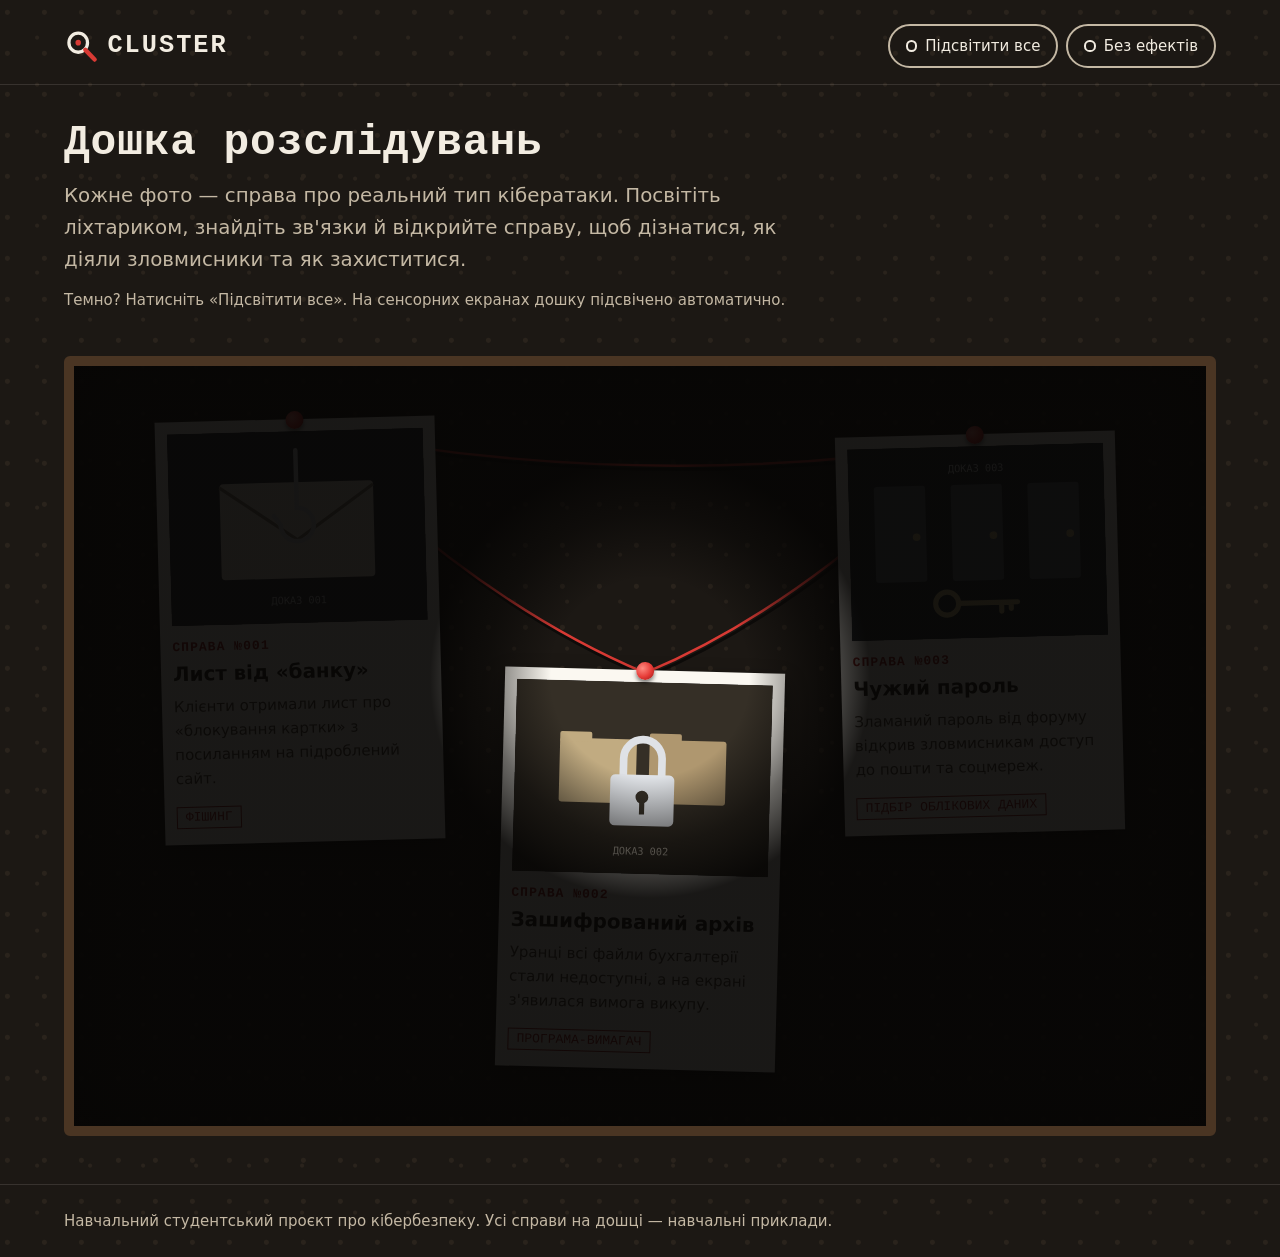
<file: index.html>
<!doctype html>
<html lang="uk">
  <head>
    <meta charset="utf-8" />
    <meta name="viewport" content="width=device-width, initial-scale=1" />
    <title>Cluster — Дошка розслідувань</title>
    <meta
      name="description"
      content="Cluster — інтерактивна дошка розслідувань реальних типів кібератак: як вони працюють і як від них захиститися."
    />
    <meta name="theme-color" content="#1c1814" />
    <link rel="icon" href="assets/icons/favicon.svg" type="image/svg+xml" />
    <link rel="preload" href="data/cases.json" as="fetch" crossorigin="anonymous" />

    <link rel="stylesheet" href="css/tokens.css" />
    <link rel="stylesheet" href="css/base.css" />
    <link rel="stylesheet" href="css/board.css" />
    <script type="module" src="js/board.js"></script>
  </head>
  <body>
    <a class="skip-link" href="#board">Перейти до дошки</a>

    <header class="site-header">
      <div class="container site-header__inner">
        <a class="logo" href="./" aria-label="Cluster — на головну">
          <img class="logo__mark" src="assets/icons/favicon.svg" alt="" width="28" height="28" />
          Cluster
        </a>

        <div class="controls" role="group" aria-label="Налаштування відображення">
          <button class="toggle" type="button" data-setting="illuminateAll" aria-pressed="false">
            Підсвітити все
          </button>
          <button class="toggle" type="button" data-setting="noEffects" aria-pressed="false">
            Без ефектів
          </button>
        </div>
      </div>
    </header>

    <main id="main">
      <section class="container board-intro" aria-labelledby="page-title">
        <h1 id="page-title">Дошка розслідувань</h1>
        <p class="lead">
          Кожне фото — справа про реальний тип кібератаки. Посвітіть ліхтариком, знайдіть зв'язки
          й відкрийте справу, щоб дізнатися, як діяли зловмисники та як захиститися.
        </p>
        <p class="hint">
          Темно? Натисніть «Підсвітити все». На сенсорних екранах дошку підсвічено автоматично.
        </p>
      </section>

      <div class="container">
        <section id="board" class="board" data-board aria-label="Справи на дошці" tabindex="-1">
          <ol class="board__cards" data-board-cards>
            <!-- Картки створює js/board.js з data/cases.json -->
          </ol>
          <noscript>
            <p class="status-message">
              Для роботи дошки потрібен JavaScript. Увімкніть його в налаштуваннях браузера.
            </p>
          </noscript>
        </section>
      </div>
    </main>

    <footer class="site-footer">
      <div class="container">
        Навчальний студентський проєкт про кібербезпеку. Усі справи на дошці — навчальні приклади.
      </div>
    </footer>

    <!-- Шаблон картки справи. Дизайнер може змінювати розмітку,
         але класи card__* використовує js/board.js — не перейменовуйте їх. -->
    <template id="card-template">
      <li class="card">
        <span class="pin" aria-hidden="true"></span>
        <img class="card__photo" src="" alt="" width="400" height="300" loading="lazy" decoding="async" />
        <span class="card__number"></span>
        <h2 class="card__title"><a class="card__link" href="#"></a></h2>
        <p class="card__summary"></p>
        <span class="card__tag"></span>
      </li>
    </template>
  </body>
</html>
</file>
<file: css/tokens.css>
/* =========================================================================
   Cluster — дизайн-система (токени)
   -------------------------------------------------------------------------
   Єдине джерело кольорів, шрифтів, відступів, тіней і тривалостей анімацій.
   Інші CSS-файли використовують ЛИШЕ ці змінні — не прописуйте кольори
   напряму в компонентах. Власник файлу: дизайнер команди.

   Контраст (WCAG AA ≥ 4.5:1) перевірено для пар:
   --color-ink           на --color-paper     ≈ 14.7:1
   --color-ink-muted     на --color-paper     ≈ 8.6:1
   --color-accent        на --color-paper     ≈ 6.8:1
   --color-accent        на --color-photo-frame ≈ 7.5:1
   --color-text-on-board на --color-board     ≈ 15.0:1
   --color-text-muted    на --color-board     ≈ 9.0:1
   ========================================================================= */

:root {
  /* ---- Кольори: поверхні ---- */
  --color-board: #1c1814;            /* темна коркова дошка */
  --color-board-texture: #2a231c;    /* плями/текстура дошки */
  --color-paper: #f4ecdc;            /* папір карток і нотаток */
  --color-paper-shade: #e4d6bd;      /* затінений край паперу */
  --color-photo-frame: #fbf8f1;      /* рамка «полароїда» */

  /* ---- Кольори: текст ---- */
  --color-ink: #1f1a14;              /* основний текст на папері */
  --color-ink-muted: #4a4034;        /* другорядний текст на папері */
  --color-text-on-board: #f2ece1;    /* текст на темній дошці */
  --color-text-muted: #c4b8a4;       /* другорядний текст на дошці */

  /* ---- Кольори: акценти ---- */
  --color-accent: #9e1b1b;           /* червоний «штамп» на папері */
  --color-string: #d83a34;           /* червона нитка */
  --color-string-shadow: rgba(0, 0, 0, 0.55);
  --color-pin: #e53935;              /* шпилька */
  --color-pin-highlight: #ff8a80;
  --color-tape: rgba(255, 236, 170, 0.6); /* скотч */
  --color-focus: #ffd54f;            /* кільце фокусу (видно і на дошці, і на папері) */
  --color-focus-inner: #1f1a14;

  /* ---- Ліхтарик ---- */
  --color-darkness: rgba(6, 5, 4, 0.92);
  --torch-radius: 220px;

  /* ---- Типографіка ----
     Системні шрифти: нуль мережевих запитів = краща швидкодія. */
  --font-sans: system-ui, -apple-system, "Segoe UI", Roboto, "Noto Sans",
    "Helvetica Neue", Arial, sans-serif;
  --font-mono: ui-monospace, "Cascadia Mono", "SF Mono", Menlo, Consolas,
    "Courier New", monospace;

  --fs-xs: 0.8125rem;                              /* 13px */
  --fs-sm: 0.9375rem;                              /* 15px */
  --fs-base: 1rem;                                 /* 16px */
  --fs-md: clamp(1.0625rem, 1rem + 0.3vw, 1.25rem);
  --fs-lg: clamp(1.25rem, 1.1rem + 0.6vw, 1.625rem);
  --fs-xl: clamp(1.75rem, 1.4rem + 1.6vw, 2.75rem);

  --lh-tight: 1.2;
  --lh-base: 1.6;
  --fw-regular: 400;
  --fw-bold: 700;
  --tracking-stamp: 0.08em;

  /* ---- Відступи (шкала 4px) ---- */
  --space-1: 0.25rem;
  --space-2: 0.5rem;
  --space-3: 0.75rem;
  --space-4: 1rem;
  --space-5: 1.5rem;
  --space-6: 2rem;
  --space-7: 3rem;
  --space-8: 4rem;

  /* ---- Форма, тіні, шари ---- */
  --radius-sm: 2px;
  --radius-md: 6px;
  --radius-pill: 999px;
  --shadow-card: 0 2px 2px rgba(0, 0, 0, 0.25), 0 10px 22px rgba(0, 0, 0, 0.45);
  --shadow-card-hover: 0 4px 4px rgba(0, 0, 0, 0.25), 0 18px 34px rgba(0, 0, 0, 0.55);

  --z-strings: 1;
  --z-cards: 2;
  --z-flashlight: 3;
  --z-header: 10;

  /* ---- Розміри ---- */
  --container: 72rem;
  --card-width: clamp(220px, 22vw, 280px);
  --board-min-height: 780px;
  --bp-desktop: 900px; /* довідково: у media-запитах значення пишемо числом */

  /* ---- Рух ---- */
  --dur-fast: 150ms;
  --dur-med: 300ms;
  --dur-slow: 1200ms;
  --ease-out: cubic-bezier(0.2, 0.7, 0.2, 1);
}

/* Повага до системного налаштування «зменшити рух»
   та до перемикача «Без ефектів» на сайті. */
@media (prefers-reduced-motion: reduce) {
  :root {
    --dur-fast: 0ms;
    --dur-med: 0ms;
    --dur-slow: 0ms;
  }
}

:root[data-motion="off"] {
  --dur-fast: 0ms;
  --dur-med: 0ms;
  --dur-slow: 0ms;
}
</file>
<file: css/base.css>
/* =========================================================================
   Cluster — базові стилі
   Скидання, типографіка, доступність (фокус, прихований текст),
   спільні компоненти: шапка, кнопки-перемикачі, підвал.
   ========================================================================= */

*,
*::before,
*::after {
  box-sizing: border-box;
}

html {
  -webkit-text-size-adjust: 100%;
  text-size-adjust: 100%;
}

body {
  margin: 0;
  min-height: 100vh;
  display: flex;
  flex-direction: column;
  font-family: var(--font-sans);
  font-size: var(--fs-base);
  line-height: var(--lh-base);
  color: var(--color-text-on-board);
  background-color: var(--color-board);
  /* Легка «коркова» текстура тільки градієнтами — без зображень */
  background-image:
    radial-gradient(circle at 20% 30%, var(--color-board-texture) 0 2px, transparent 3px),
    radial-gradient(circle at 70% 80%, var(--color-board-texture) 0 1.5px, transparent 2.5px);
  background-size: 37px 41px, 53px 47px;
}

img,
svg {
  display: block;
  max-width: 100%;
}

img {
  height: auto;
}

h1,
h2,
h3 {
  line-height: var(--lh-tight);
  margin: 0 0 var(--space-3);
}

p {
  margin: 0 0 var(--space-3);
}

a {
  color: inherit;
}

button {
  font: inherit;
}

/* ---- Доступність ---- */

/* Атрибут hidden завжди сильніший за display у компонентах */
[hidden] {
  display: none !important;
}

/* Видимий фокус для клавіатури: подвійне кільце читається на будь-якому фоні */
:focus-visible {
  outline: 3px solid var(--color-focus);
  outline-offset: 3px;
  box-shadow: 0 0 0 6px var(--color-focus-inner);
  border-radius: var(--radius-sm);
}

:focus:not(:focus-visible) {
  outline: none;
}

.visually-hidden {
  position: absolute !important;
  width: 1px;
  height: 1px;
  padding: 0;
  margin: -1px;
  overflow: hidden;
  clip: rect(0, 0, 0, 0);
  white-space: nowrap;
  border: 0;
}

.skip-link {
  position: absolute;
  left: var(--space-4);
  top: -100px;
  z-index: 100;
  padding: var(--space-2) var(--space-4);
  background: var(--color-focus);
  color: var(--color-ink);
  font-weight: var(--fw-bold);
  text-decoration: none;
}

.skip-link:focus {
  top: var(--space-4);
}

/* ---- Макет ---- */

.container {
  width: min(100% - 2 * var(--space-4), var(--container));
  margin-inline: auto;
}

main {
  flex: 1;
}

/* ---- Шапка ---- */

.site-header {
  position: relative;
  z-index: var(--z-header);
  padding-block: var(--space-5) var(--space-4);
  border-bottom: 1px solid rgba(242, 236, 225, 0.12);
}

.site-header__inner {
  display: flex;
  flex-wrap: wrap;
  align-items: center;
  justify-content: space-between;
  gap: var(--space-4);
}

.logo {
  display: inline-flex;
  align-items: center;
  gap: var(--space-2);
  font-family: var(--font-mono);
  font-size: var(--fs-lg);
  font-weight: var(--fw-bold);
  letter-spacing: var(--tracking-stamp);
  text-transform: uppercase;
  text-decoration: none;
}

.logo__mark {
  width: 1.4em;
  height: 1.4em;
}

/* ---- Перемикачі (кнопки з aria-pressed) ---- */

.controls {
  display: flex;
  flex-wrap: wrap;
  gap: var(--space-2);
  margin: 0;
  padding: 0;
  border: 0;
}

.toggle {
  display: inline-flex;
  align-items: center;
  gap: var(--space-2);
  min-height: 44px; /* мінімальна зона дотику */
  padding: var(--space-2) var(--space-4);
  border: 2px solid var(--color-text-muted);
  border-radius: var(--radius-pill);
  background: transparent;
  color: var(--color-text-on-board);
  font-size: var(--fs-sm);
  cursor: pointer;
  transition: background-color var(--dur-fast), color var(--dur-fast),
    border-color var(--dur-fast);
}

.toggle::before {
  content: "";
  width: 0.75em;
  height: 0.75em;
  border-radius: 50%;
  border: 2px solid currentColor;
}

.toggle:hover {
  border-color: var(--color-text-on-board);
}

.toggle[aria-pressed="true"] {
  background: var(--color-text-on-board);
  border-color: var(--color-text-on-board);
  color: var(--color-ink);
}

.toggle[aria-pressed="true"]::before {
  background: currentColor;
}

/* ---- Вступ і підказки ---- */

.lead {
  max-width: 60ch;
  color: var(--color-text-muted);
  font-size: var(--fs-md);
}

.hint {
  font-size: var(--fs-sm);
  color: var(--color-text-muted);
}

.status-message {
  max-width: 60ch;
  margin: var(--space-7) auto;
  padding: var(--space-5);
  background: var(--color-paper);
  color: var(--color-ink);
  box-shadow: var(--shadow-card);
}

/* ---- Підвал ---- */

.site-footer {
  padding-block: var(--space-5);
  border-top: 1px solid rgba(242, 236, 225, 0.12);
  color: var(--color-text-muted);
  font-size: var(--fs-sm);
}
</file>
<file: css/board.css>
/* =========================================================================
   Cluster — дошка розслідувань (головна сторінка)
   Картки-«фото», шпильки, червоні нитки (SVG) та ефект ліхтарика.
   ========================================================================= */

.board-intro {
  padding-block: var(--space-6) var(--space-4);
}

.board-intro h1 {
  font-family: var(--font-mono);
  font-size: var(--fs-xl);
  letter-spacing: 0.02em;
}

/* ---- Поверхня дошки ---- */

.board {
  position: relative;
  margin-block: var(--space-4) var(--space-7);
  padding: var(--space-6) var(--space-4);
  border: 10px solid #4a3523;            /* дерев'яна рамка */
  border-radius: var(--radius-md);
  box-shadow: inset 0 0 60px rgba(0, 0, 0, 0.6);
  overflow: hidden;                       /* ліхтарик не виходить за межі */
}

.board__cards {
  position: relative;
  z-index: var(--z-cards);
  list-style: none;
  margin: 0 auto;
  padding: 0;
  display: grid;
  gap: var(--space-8);                    /* на мобільних нитки видно між картками */
  max-width: 340px;
}

/* ---- Нитки ---- */

.strings {
  position: absolute;
  inset: 0;
  z-index: var(--z-strings);
  width: 100%;
  height: 100%;
  pointer-events: none;
  overflow: visible;
}

.strings__line {
  fill: none;
  stroke: var(--color-string);
  stroke-width: 2.5;
  stroke-linecap: round;
}

.strings__shadow {
  fill: none;
  stroke: var(--color-string-shadow);
  stroke-width: 3;
  transform: translate(2px, 4px);
}

/* Анімація «натягування» ниток при першому показі */
.strings.is-animating .strings__line,
.strings.is-animating .strings__shadow {
  stroke-dasharray: 1;
  stroke-dashoffset: 1;
  animation: draw-string var(--dur-slow) var(--ease-out) forwards;
}

@keyframes draw-string {
  to {
    stroke-dashoffset: 0;
  }
}

/* ---- Картка справи ---- */

.card {
  --rot: 0deg;
  position: relative;
  padding: var(--space-3) var(--space-3) var(--space-4);
  background: var(--color-photo-frame);
  color: var(--color-ink);
  box-shadow: var(--shadow-card);
  transform: rotate(var(--rot));
  transition: transform var(--dur-med) var(--ease-out),
    box-shadow var(--dur-med) var(--ease-out);
}

.card:nth-child(even) {
  --rot: 1.5deg;
}

.card:nth-child(odd) {
  --rot: -1.5deg;
}

.card:hover,
.card:focus-within {
  transform: rotate(0deg) translateY(-4px);
  box-shadow: var(--shadow-card-hover);
}

/* Шпилька: від її центру тягнуться нитки (див. js/modules/strings.js) */
.pin {
  position: absolute;
  top: -8px;
  left: 50%;
  width: 18px;
  height: 18px;
  margin-left: -9px;
  border-radius: 50%;
  background: radial-gradient(circle at 35% 35%, var(--color-pin-highlight), var(--color-pin) 55%, #8e1a17);
  box-shadow: 0 3px 4px rgba(0, 0, 0, 0.5);
  z-index: 1;
}

.card__photo {
  aspect-ratio: 4 / 3;
  width: 100%;
  object-fit: cover;
  background: #2b2b2b;
  filter: grayscale(0.35) contrast(1.05);
}

.card__number {
  display: inline-block;
  margin-top: var(--space-3);
  font-family: var(--font-mono);
  font-size: var(--fs-xs);
  font-weight: var(--fw-bold);
  letter-spacing: var(--tracking-stamp);
  text-transform: uppercase;
  color: var(--color-accent);
}

.card__title {
  margin: var(--space-1) 0 var(--space-2);
  font-size: var(--fs-md);
}

/* Уся картка клікабельна: ::after розтягує посилання на всю площу */
.card__link {
  text-decoration: none;
}

.card__link::after {
  content: "";
  position: absolute;
  inset: 0;
  z-index: 2;
}

.card__link:focus-visible {
  outline: none;
  box-shadow: none;
}

.card__link:focus-visible::after {
  outline: 3px solid var(--color-focus);
  outline-offset: 4px;
  box-shadow: 0 0 0 7px var(--color-focus-inner);
}

.card__summary {
  margin: 0 0 var(--space-3);
  font-size: var(--fs-sm);
  color: var(--color-ink-muted);
}

.card__tag {
  display: inline-block;
  padding: 0 var(--space-2);
  border: 1.5px solid var(--color-accent);
  font-family: var(--font-mono);
  font-size: var(--fs-xs);
  text-transform: uppercase;
  color: var(--color-accent);
}

/* ---- Ліхтарик ---- */

.flashlight {
  position: absolute;
  inset: 0;
  z-index: var(--z-flashlight);
  pointer-events: none;
  opacity: 0;
  visibility: hidden;
  background: radial-gradient(
    circle var(--torch-radius) at var(--fx-x, 50%) var(--fx-y, 40%),
    transparent 0%,
    transparent 45%,
    rgba(6, 5, 4, 0.6) 75%,
    var(--color-darkness) 100%
  );
  transition: opacity var(--dur-med), visibility var(--dur-med);
}

:root[data-torch="on"] .flashlight {
  opacity: 1;
  visibility: visible;
}

/* ---- Десктоп: «вільне» розміщення карток за координатами з data/cases.json ---- */

@media (min-width: 900px) {
  .board {
    min-height: var(--board-min-height);
    padding: 0;
  }

  .board__cards {
    position: absolute;
    inset: 0;
    display: block;
    max-width: none;
  }

  .card {
    position: absolute;
    left: var(--x, 50%);
    top: var(--y, 10%);
    width: var(--card-width);
    transform: translateX(-50%) rotate(var(--rot));
  }

  .card:hover,
  .card:focus-within {
    transform: translateX(-50%) rotate(0deg) translateY(-6px);
  }
}

/* ---- Без анімацій ---- */

@media (prefers-reduced-motion: reduce) {
  .strings.is-animating .strings__line,
  .strings.is-animating .strings__shadow {
    animation: none;
    stroke-dashoffset: 0;
  }
}

:root[data-motion="off"] .strings.is-animating .strings__line,
:root[data-motion="off"] .strings.is-animating .strings__shadow {
  animation: none;
  stroke-dashoffset: 0;
}
</file>
